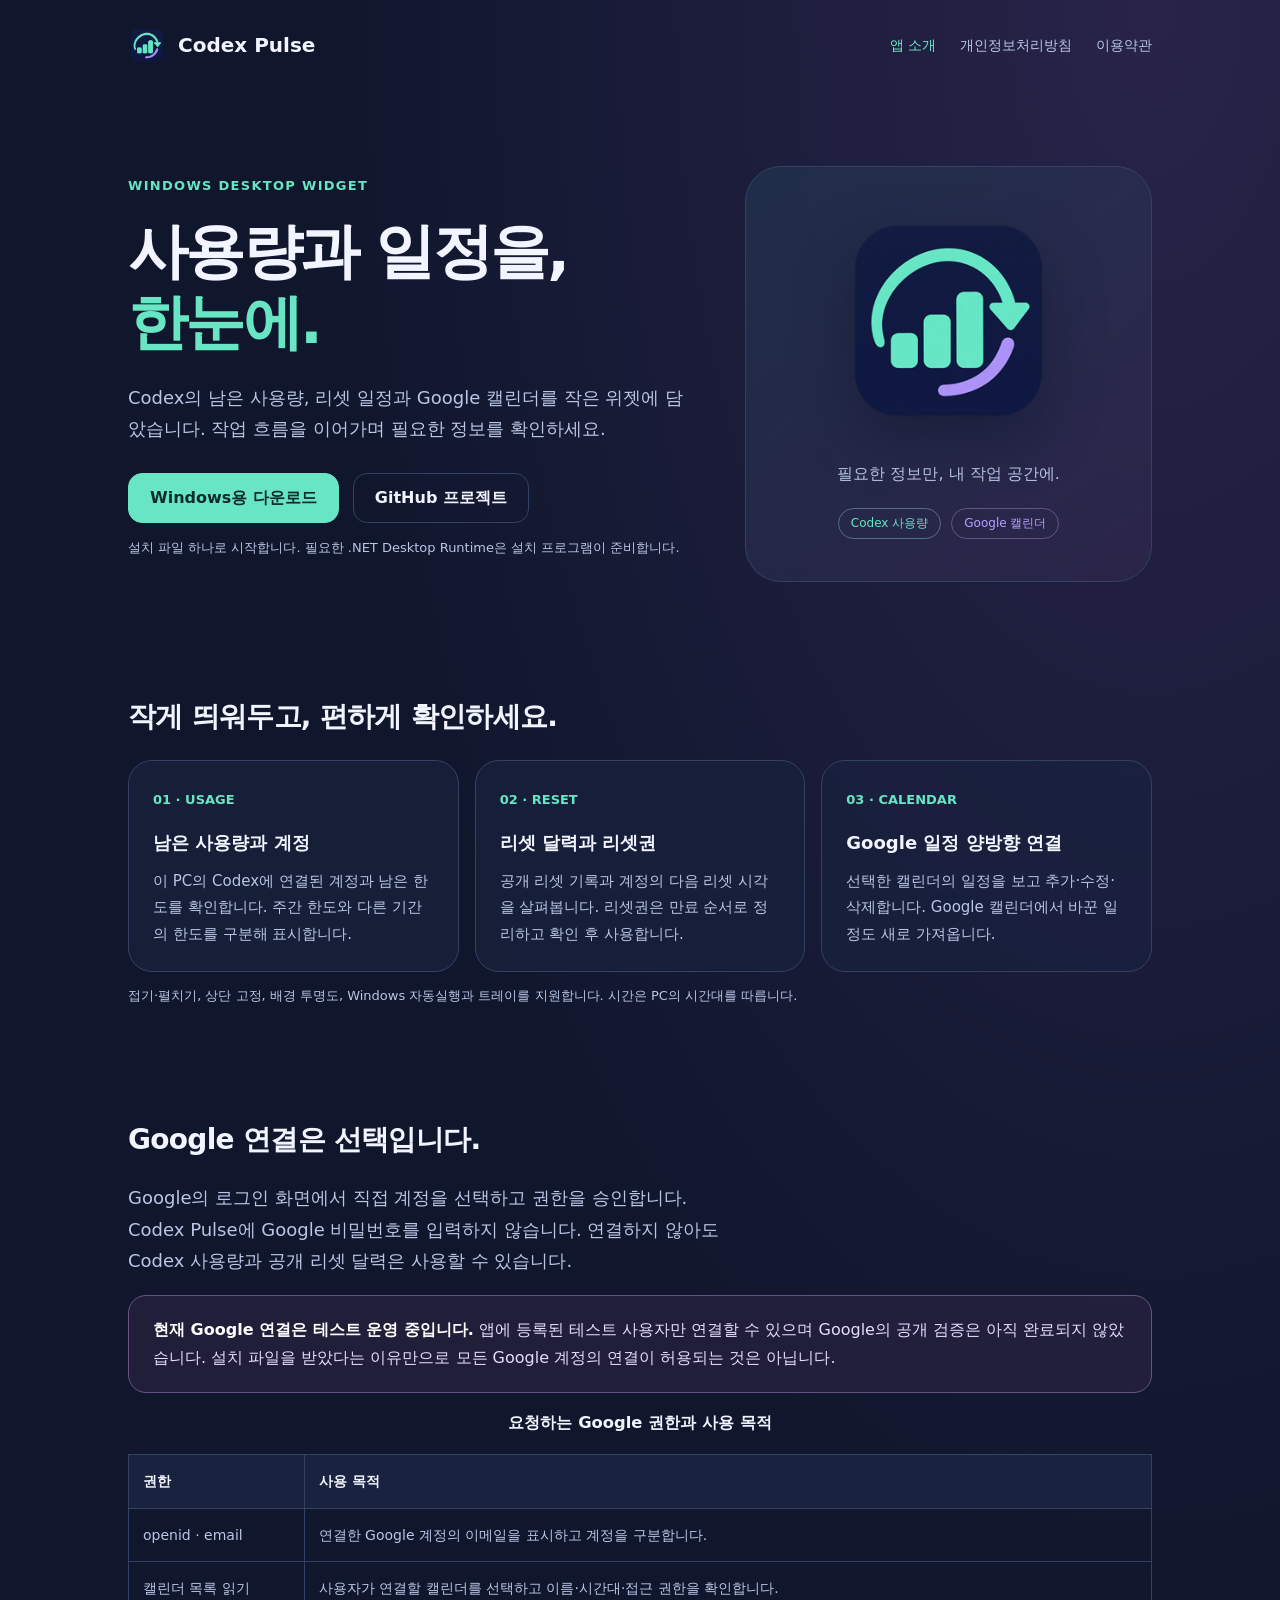
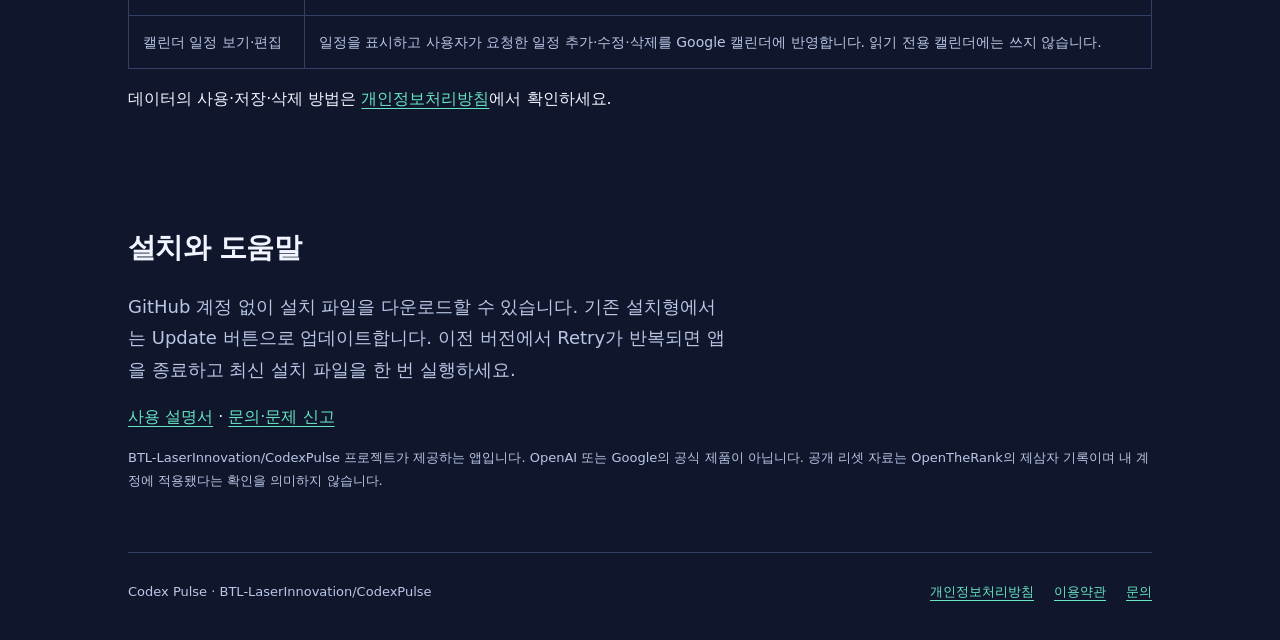
<file: site/index.html>
<!doctype html>
<html lang="ko">
<head>
  <meta charset="utf-8">
  <meta name="google-site-verification" content="yYMApyQtcuApswfeGEopIY2XYHR43TYfkNkmBEkPIJk" />
  <meta name="viewport" content="width=device-width,initial-scale=1">
  <meta name="description" content="Codex Pulse는 Codex 사용량과 리셋 일정, Google 캘린더를 한 화면에서 확인하는 Windows 데스크톱 위젯입니다.">
  <title>Codex Pulse · 사용량과 일정을 한눈에</title>
  <link rel="icon" href="assets/logo.png" type="image/png">
  <link rel="stylesheet" href="styles.css">
</head>
<body>
<a class="skip" href="#main">본문으로 이동</a>
<div class="wrap">
  <header>
    <a class="brand" href="index.html"><img src="assets/logo.png" alt="" width="38" height="38">Codex Pulse</a>
    <nav aria-label="주 메뉴"><a href="index.html" aria-current="page">앱 소개</a><a href="privacy.html">개인정보처리방침</a><a href="terms.html">이용약관</a></nav>
  </header>
  <main id="main">
    <section class="hero" aria-labelledby="hero-title">
      <div>
        <div class="eyebrow">WINDOWS DESKTOP WIDGET</div>
        <h1 id="hero-title">사용량과 일정을,<br><span>한눈에.</span></h1>
        <p class="lead">Codex의 남은 사용량, 리셋 일정과 Google 캘린더를 작은 위젯에 담았습니다. 작업 흐름을 이어가며 필요한 정보를 확인하세요.</p>
        <div class="actions"><a class="button" href="https://github.com/BTL-LaserInnovation/CodexPulse/releases/latest/download/BTL.CodexPulse-win-Setup.exe">Windows용 다운로드</a><a class="button secondary" href="https://github.com/BTL-LaserInnovation/CodexPulse">GitHub 프로젝트</a></div>
        <p class="small">설치 파일 하나로 시작합니다. 필요한 .NET Desktop Runtime은 설치 프로그램이 준비합니다.</p>
      </div>
      <div class="visual"><img src="assets/logo.png" alt="민트색 사용량 막대와 리셋 화살표로 구성된 Codex Pulse 로고" width="256" height="256"><p>필요한 정보만, 내 작업 공간에.</p><div class="pills"><span class="pill">Codex 사용량</span><span class="pill purple">Google 캘린더</span></div></div>
    </section>
    <section class="section" aria-labelledby="features-title">
      <h2 id="features-title">작게 띄워두고, 편하게 확인하세요.</h2>
      <div class="cards">
        <article class="card"><span class="number">01 · USAGE</span><h3>남은 사용량과 계정</h3><p>이 PC의 Codex에 연결된 계정과 남은 한도를 확인합니다. 주간 한도와 다른 기간의 한도를 구분해 표시합니다.</p></article>
        <article class="card"><span class="number">02 · RESET</span><h3>리셋 달력과 리셋권</h3><p>공개 리셋 기록과 계정의 다음 리셋 시각을 살펴봅니다. 리셋권은 만료 순서로 정리하고 확인 후 사용합니다.</p></article>
        <article class="card"><span class="number">03 · CALENDAR</span><h3>Google 일정 양방향 연결</h3><p>선택한 캘린더의 일정을 보고 추가·수정·삭제합니다. Google 캘린더에서 바꾼 일정도 새로 가져옵니다.</p></article>
      </div>
      <p class="small">접기·펼치기, 상단 고정, 배경 투명도, Windows 자동실행과 트레이를 지원합니다. 시간은 PC의 시간대를 따릅니다.</p>
    </section>
    <section class="section" aria-labelledby="google-title">
      <h2 id="google-title">Google 연결은 선택입니다.</h2>
      <p class="lead">Google의 로그인 화면에서 직접 계정을 선택하고 권한을 승인합니다. Codex Pulse에 Google 비밀번호를 입력하지 않습니다. 연결하지 않아도 Codex 사용량과 공개 리셋 달력은 사용할 수 있습니다.</p>
      <div class="notice"><strong>현재 Google 연결은 테스트 운영 중입니다.</strong> 앱에 등록된 테스트 사용자만 연결할 수 있으며 Google의 공개 검증은 아직 완료되지 않았습니다. 설치 파일을 받았다는 이유만으로 모든 Google 계정의 연결이 허용되는 것은 아닙니다.</div>
      <div class="table-wrap"><table><caption><h3>요청하는 Google 권한과 사용 목적</h3></caption><thead><tr><th scope="col">권한</th><th scope="col">사용 목적</th></tr></thead><tbody><tr><td>openid · email</td><td>연결한 Google 계정의 이메일을 표시하고 계정을 구분합니다.</td></tr><tr><td>캘린더 목록 읽기</td><td>사용자가 연결할 캘린더를 선택하고 이름·시간대·접근 권한을 확인합니다.</td></tr><tr><td>캘린더 일정 보기·편집</td><td>일정을 표시하고 사용자가 요청한 일정 추가·수정·삭제를 Google 캘린더에 반영합니다. 읽기 전용 캘린더에는 쓰지 않습니다.</td></tr></tbody></table></div>
      <p>데이터의 사용·저장·삭제 방법은 <a href="privacy.html">개인정보처리방침</a>에서 확인하세요.</p>
    </section>
    <section class="section" aria-labelledby="help-title"><h2 id="help-title">설치와 도움말</h2><p class="lead">GitHub 계정 없이 설치 파일을 다운로드할 수 있습니다. 기존 설치형에서는 Update 버튼으로 업데이트합니다. 이전 버전에서 Retry가 반복되면 앱을 종료하고 최신 설치 파일을 한 번 실행하세요.</p><p><a href="https://github.com/BTL-LaserInnovation/CodexPulse#readme">사용 설명서</a> · <a href="https://github.com/BTL-LaserInnovation/CodexPulse/issues">문의·문제 신고</a></p><p class="small">BTL-LaserInnovation/CodexPulse 프로젝트가 제공하는 앱입니다. OpenAI 또는 Google의 공식 제품이 아닙니다. 공개 리셋 자료는 OpenTheRank의 제삼자 기록이며 내 계정에 적용됐다는 확인을 의미하지 않습니다.</p></section>
  </main>
  <footer><p>Codex Pulse · BTL-LaserInnovation/CodexPulse</p><div class="links"><a href="privacy.html">개인정보처리방침</a><a href="terms.html">이용약관</a><a href="https://github.com/BTL-LaserInnovation/CodexPulse/issues">문의</a></div></footer>
</div>
</body>
</html>
</file>
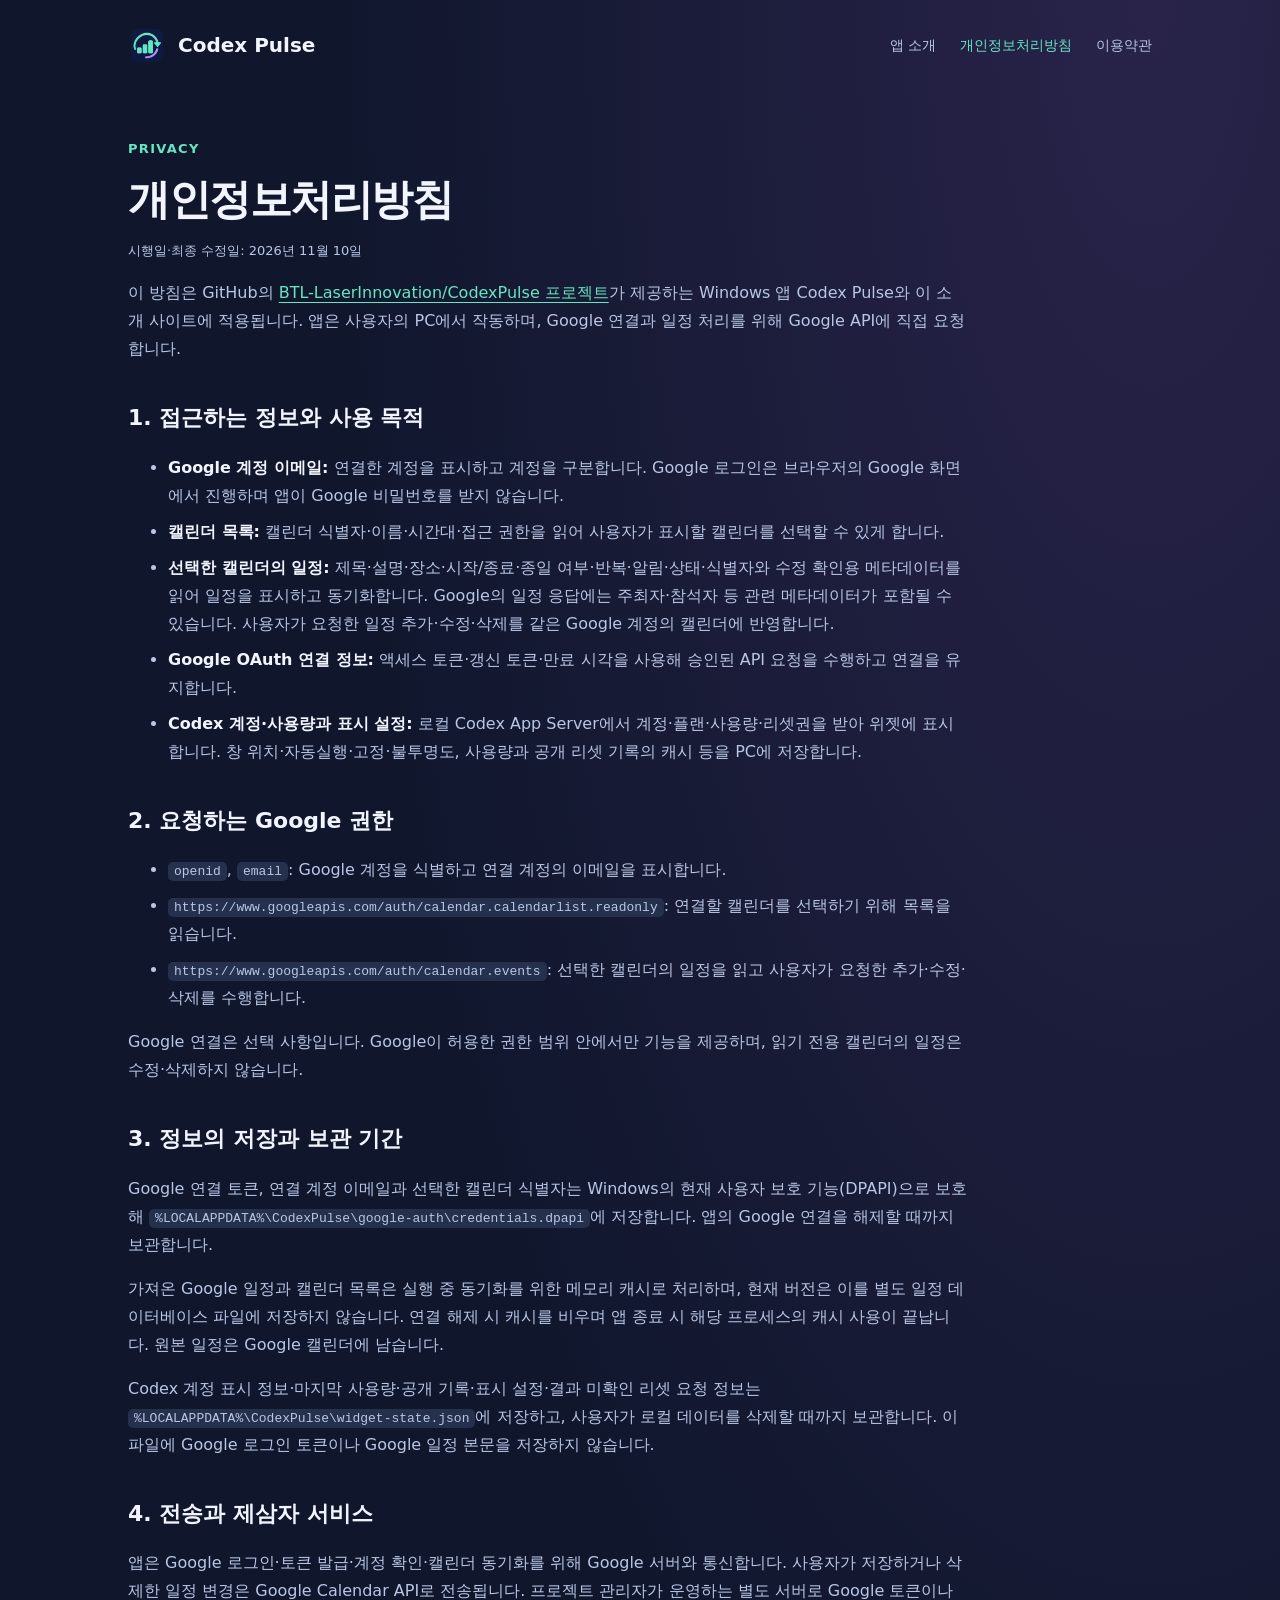
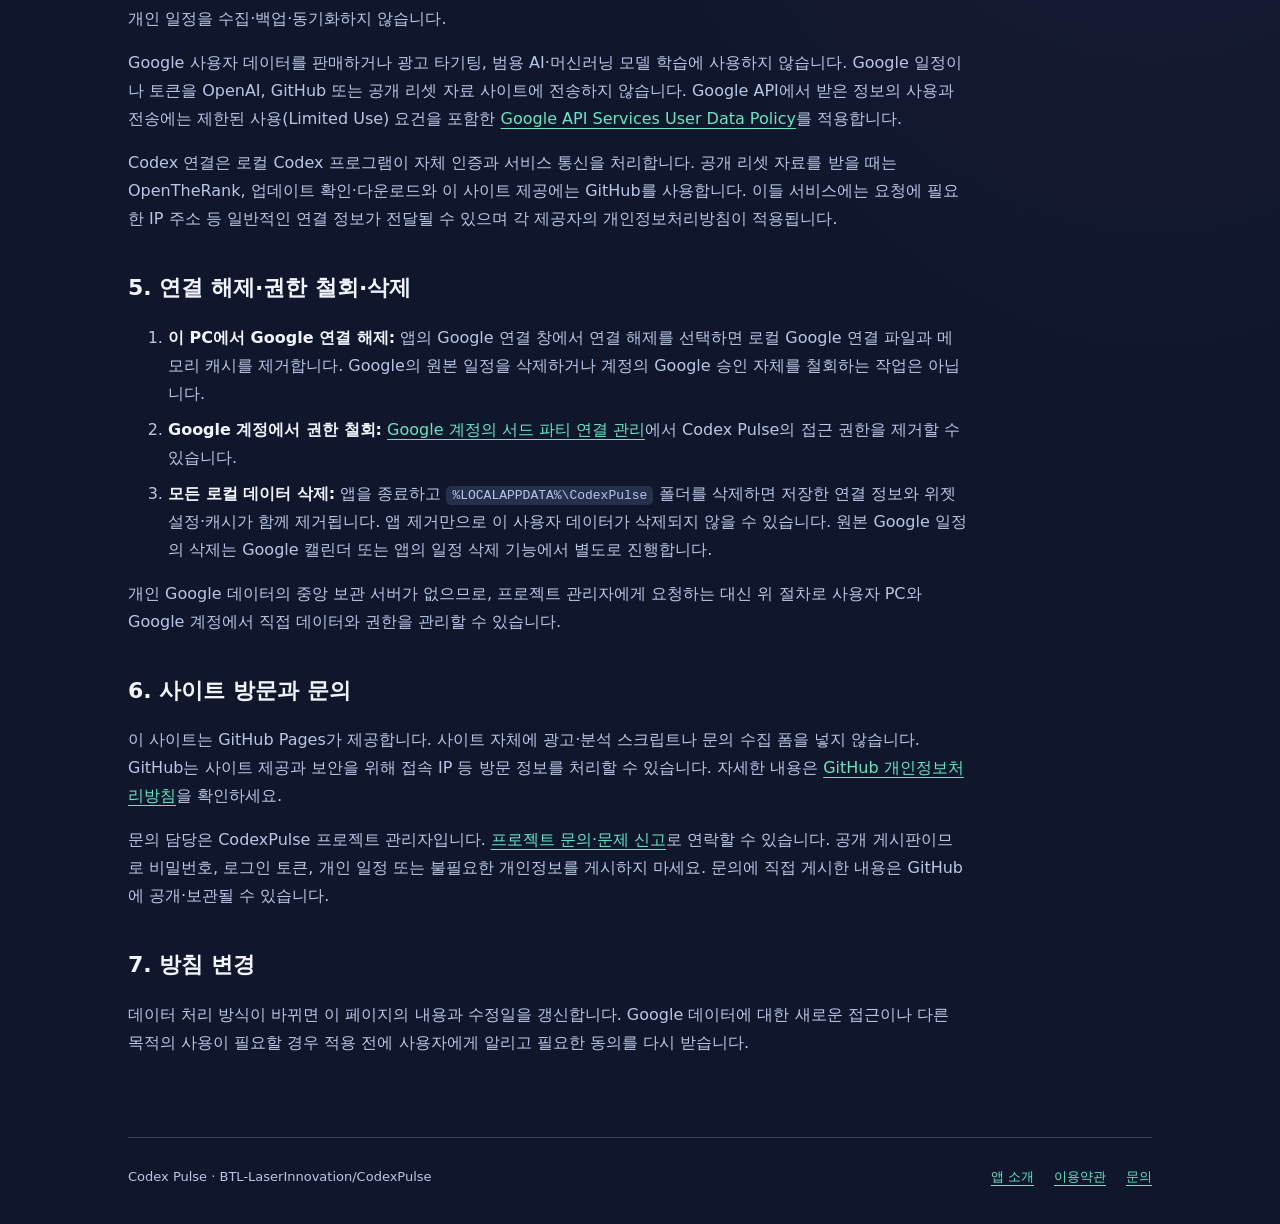
<file: site/privacy.html>
<!doctype html>
<html lang="ko">
<head><meta charset="utf-8"><meta name="viewport" content="width=device-width,initial-scale=1"><meta name="description" content="Codex Pulse가 Google 계정·캘린더 정보와 로컬 설정을 사용하는 목적, 저장 방식 및 삭제 방법을 설명합니다."><title>개인정보처리방침 · Codex Pulse</title><link rel="icon" href="assets/logo.png" type="image/png"><link rel="stylesheet" href="styles.css"></head>
<body><a class="skip" href="#main">본문으로 이동</a><div class="wrap">
<header><a class="brand" href="index.html"><img src="assets/logo.png" alt="" width="38" height="38">Codex Pulse</a><nav aria-label="주 메뉴"><a href="index.html">앱 소개</a><a href="privacy.html" aria-current="page">개인정보처리방침</a><a href="terms.html">이용약관</a></nav></header>
<main id="main" class="content">
  <div class="eyebrow">PRIVACY</div><h1>개인정보처리방침</h1><p class="small">시행일·최종 수정일: 2026년 11월 10일</p>
  <p>이 방침은 GitHub의 <a href="https://github.com/BTL-LaserInnovation/CodexPulse">BTL-LaserInnovation/CodexPulse 프로젝트</a>가 제공하는 Windows 앱 Codex Pulse와 이 소개 사이트에 적용됩니다. 앱은 사용자의 PC에서 작동하며, Google 연결과 일정 처리를 위해 Google API에 직접 요청합니다.</p>
  <h2>1. 접근하는 정보와 사용 목적</h2>
  <ul><li><strong>Google 계정 이메일:</strong> 연결한 계정을 표시하고 계정을 구분합니다. Google 로그인은 브라우저의 Google 화면에서 진행하며 앱이 Google 비밀번호를 받지 않습니다.</li><li><strong>캘린더 목록:</strong> 캘린더 식별자·이름·시간대·접근 권한을 읽어 사용자가 표시할 캘린더를 선택할 수 있게 합니다.</li><li><strong>선택한 캘린더의 일정:</strong> 제목·설명·장소·시작/종료·종일 여부·반복·알림·상태·식별자와 수정 확인용 메타데이터를 읽어 일정을 표시하고 동기화합니다. Google의 일정 응답에는 주최자·참석자 등 관련 메타데이터가 포함될 수 있습니다. 사용자가 요청한 일정 추가·수정·삭제를 같은 Google 계정의 캘린더에 반영합니다.</li><li><strong>Google OAuth 연결 정보:</strong> 액세스 토큰·갱신 토큰·만료 시각을 사용해 승인된 API 요청을 수행하고 연결을 유지합니다.</li><li><strong>Codex 계정·사용량과 표시 설정:</strong> 로컬 Codex App Server에서 계정·플랜·사용량·리셋권을 받아 위젯에 표시합니다. 창 위치·자동실행·고정·불투명도, 사용량과 공개 리셋 기록의 캐시 등을 PC에 저장합니다.</li></ul>
  <h2>2. 요청하는 Google 권한</h2>
  <ul><li><code>openid</code>, <code>email</code>: Google 계정을 식별하고 연결 계정의 이메일을 표시합니다.</li><li><code>https://www.googleapis.com/auth/calendar.calendarlist.readonly</code>: 연결할 캘린더를 선택하기 위해 목록을 읽습니다.</li><li><code>https://www.googleapis.com/auth/calendar.events</code>: 선택한 캘린더의 일정을 읽고 사용자가 요청한 추가·수정·삭제를 수행합니다.</li></ul>
  <p>Google 연결은 선택 사항입니다. Google이 허용한 권한 범위 안에서만 기능을 제공하며, 읽기 전용 캘린더의 일정은 수정·삭제하지 않습니다.</p>
  <h2>3. 정보의 저장과 보관 기간</h2>
  <p>Google 연결 토큰, 연결 계정 이메일과 선택한 캘린더 식별자는 Windows의 현재 사용자 보호 기능(DPAPI)으로 보호해 <code>%LOCALAPPDATA%\CodexPulse\google-auth\credentials.dpapi</code>에 저장합니다. 앱의 Google 연결을 해제할 때까지 보관합니다.</p>
  <p>가져온 Google 일정과 캘린더 목록은 실행 중 동기화를 위한 메모리 캐시로 처리하며, 현재 버전은 이를 별도 일정 데이터베이스 파일에 저장하지 않습니다. 연결 해제 시 캐시를 비우며 앱 종료 시 해당 프로세스의 캐시 사용이 끝납니다. 원본 일정은 Google 캘린더에 남습니다.</p>
  <p>Codex 계정 표시 정보·마지막 사용량·공개 기록·표시 설정·결과 미확인 리셋 요청 정보는 <code>%LOCALAPPDATA%\CodexPulse\widget-state.json</code>에 저장하고, 사용자가 로컬 데이터를 삭제할 때까지 보관합니다. 이 파일에 Google 로그인 토큰이나 Google 일정 본문을 저장하지 않습니다.</p>
  <h2>4. 전송과 제삼자 서비스</h2>
  <p>앱은 Google 로그인·토큰 발급·계정 확인·캘린더 동기화를 위해 Google 서버와 통신합니다. 사용자가 저장하거나 삭제한 일정 변경은 Google Calendar API로 전송됩니다. 프로젝트 관리자가 운영하는 별도 서버로 Google 토큰이나 개인 일정을 수집·백업·동기화하지 않습니다.</p>
  <p>Google 사용자 데이터를 판매하거나 광고 타기팅, 범용 AI·머신러닝 모델 학습에 사용하지 않습니다. Google 일정이나 토큰을 OpenAI, GitHub 또는 공개 리셋 자료 사이트에 전송하지 않습니다. Google API에서 받은 정보의 사용과 전송에는 제한된 사용(Limited Use) 요건을 포함한 <a href="https://developers.google.com/terms/api-services-user-data-policy">Google API Services User Data Policy</a>를 적용합니다.</p>
  <p>Codex 연결은 로컬 Codex 프로그램이 자체 인증과 서비스 통신을 처리합니다. 공개 리셋 자료를 받을 때는 OpenTheRank, 업데이트 확인·다운로드와 이 사이트 제공에는 GitHub를 사용합니다. 이들 서비스에는 요청에 필요한 IP 주소 등 일반적인 연결 정보가 전달될 수 있으며 각 제공자의 개인정보처리방침이 적용됩니다.</p>
  <h2>5. 연결 해제·권한 철회·삭제</h2>
  <ol><li><strong>이 PC에서 Google 연결 해제:</strong> 앱의 Google 연결 창에서 연결 해제를 선택하면 로컬 Google 연결 파일과 메모리 캐시를 제거합니다. Google의 원본 일정을 삭제하거나 계정의 Google 승인 자체를 철회하는 작업은 아닙니다.</li><li><strong>Google 계정에서 권한 철회:</strong> <a href="https://myaccount.google.com/connections">Google 계정의 서드 파티 연결 관리</a>에서 Codex Pulse의 접근 권한을 제거할 수 있습니다.</li><li><strong>모든 로컬 데이터 삭제:</strong> 앱을 종료하고 <code>%LOCALAPPDATA%\CodexPulse</code> 폴더를 삭제하면 저장한 연결 정보와 위젯 설정·캐시가 함께 제거됩니다. 앱 제거만으로 이 사용자 데이터가 삭제되지 않을 수 있습니다. 원본 Google 일정의 삭제는 Google 캘린더 또는 앱의 일정 삭제 기능에서 별도로 진행합니다.</li></ol>
  <p>개인 Google 데이터의 중앙 보관 서버가 없으므로, 프로젝트 관리자에게 요청하는 대신 위 절차로 사용자 PC와 Google 계정에서 직접 데이터와 권한을 관리할 수 있습니다.</p>
  <h2>6. 사이트 방문과 문의</h2>
  <p>이 사이트는 GitHub Pages가 제공합니다. 사이트 자체에 광고·분석 스크립트나 문의 수집 폼을 넣지 않습니다. GitHub는 사이트 제공과 보안을 위해 접속 IP 등 방문 정보를 처리할 수 있습니다. 자세한 내용은 <a href="https://docs.github.com/en/site-policy/privacy-policies/github-general-privacy-statement">GitHub 개인정보처리방침</a>을 확인하세요.</p>
  <p>문의 담당은 CodexPulse 프로젝트 관리자입니다. <a href="https://github.com/BTL-LaserInnovation/CodexPulse/issues">프로젝트 문의·문제 신고</a>로 연락할 수 있습니다. 공개 게시판이므로 비밀번호, 로그인 토큰, 개인 일정 또는 불필요한 개인정보를 게시하지 마세요. 문의에 직접 게시한 내용은 GitHub에 공개·보관될 수 있습니다.</p>
  <h2>7. 방침 변경</h2><p>데이터 처리 방식이 바뀌면 이 페이지의 내용과 수정일을 갱신합니다. Google 데이터에 대한 새로운 접근이나 다른 목적의 사용이 필요할 경우 적용 전에 사용자에게 알리고 필요한 동의를 다시 받습니다.</p>
</main><footer><p>Codex Pulse · BTL-LaserInnovation/CodexPulse</p><div class="links"><a href="index.html">앱 소개</a><a href="terms.html">이용약관</a><a href="https://github.com/BTL-LaserInnovation/CodexPulse/issues">문의</a></div></footer>
</div></body></html>
</file>
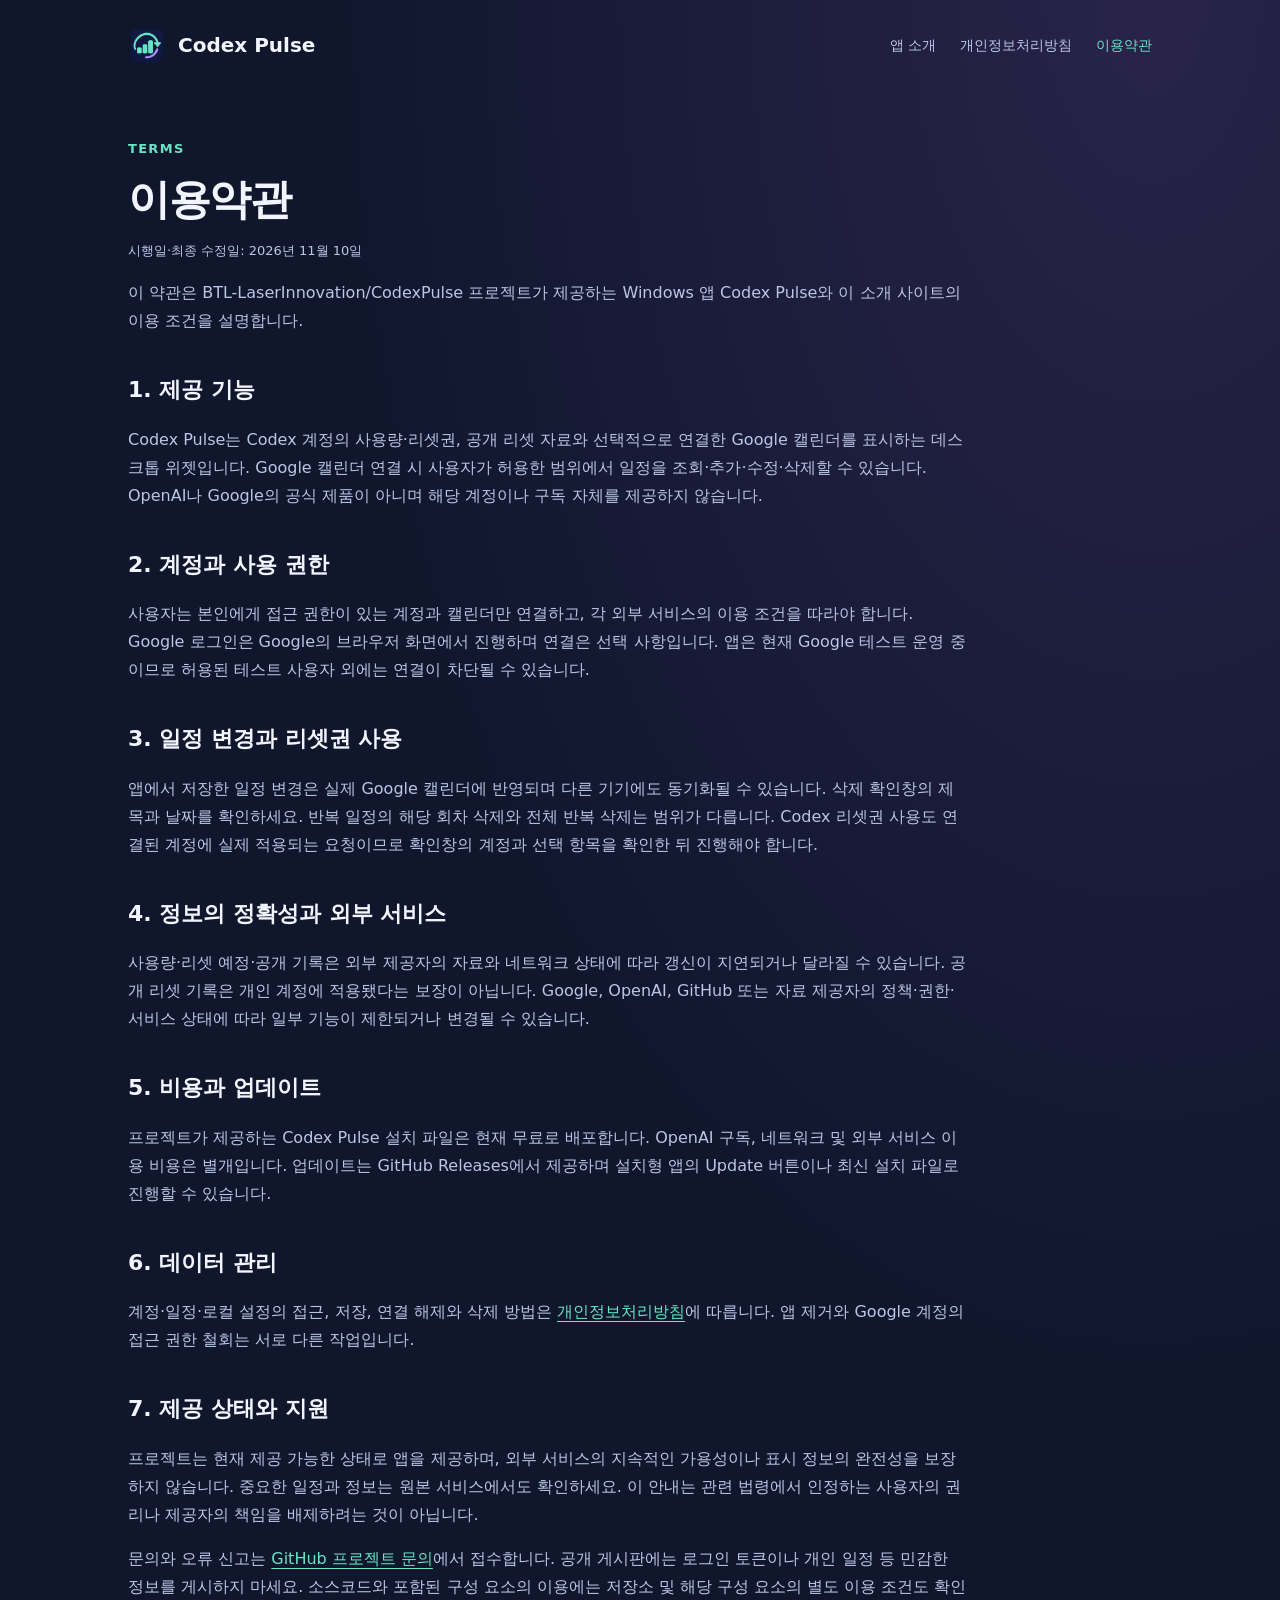
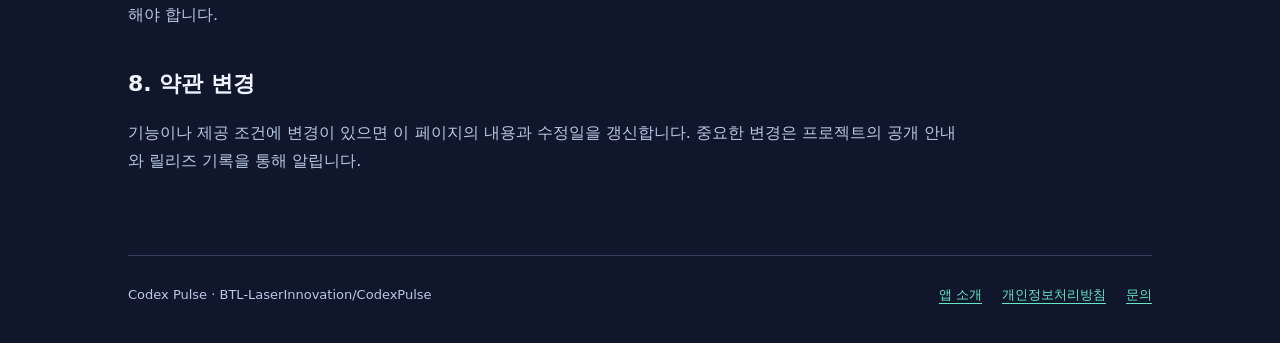
<file: site/terms.html>
<!doctype html>
<html lang="ko">
<head><meta charset="utf-8"><meta name="viewport" content="width=device-width,initial-scale=1"><meta name="description" content="Codex Pulse의 사용 조건, Google 일정 변경, 외부 서비스 및 지원에 관한 안내입니다."><title>이용약관 · Codex Pulse</title><link rel="icon" href="assets/logo.png" type="image/png"><link rel="stylesheet" href="styles.css"></head>
<body><a class="skip" href="#main">본문으로 이동</a><div class="wrap">
<header><a class="brand" href="index.html"><img src="assets/logo.png" alt="" width="38" height="38">Codex Pulse</a><nav aria-label="주 메뉴"><a href="index.html">앱 소개</a><a href="privacy.html">개인정보처리방침</a><a href="terms.html" aria-current="page">이용약관</a></nav></header>
<main id="main" class="content"><div class="eyebrow">TERMS</div><h1>이용약관</h1><p class="small">시행일·최종 수정일: 2026년 11월 10일</p>
  <p>이 약관은 BTL-LaserInnovation/CodexPulse 프로젝트가 제공하는 Windows 앱 Codex Pulse와 이 소개 사이트의 이용 조건을 설명합니다.</p>
  <h2>1. 제공 기능</h2><p>Codex Pulse는 Codex 계정의 사용량·리셋권, 공개 리셋 자료와 선택적으로 연결한 Google 캘린더를 표시하는 데스크톱 위젯입니다. Google 캘린더 연결 시 사용자가 허용한 범위에서 일정을 조회·추가·수정·삭제할 수 있습니다. OpenAI나 Google의 공식 제품이 아니며 해당 계정이나 구독 자체를 제공하지 않습니다.</p>
  <h2>2. 계정과 사용 권한</h2><p>사용자는 본인에게 접근 권한이 있는 계정과 캘린더만 연결하고, 각 외부 서비스의 이용 조건을 따라야 합니다. Google 로그인은 Google의 브라우저 화면에서 진행하며 연결은 선택 사항입니다. 앱은 현재 Google 테스트 운영 중이므로 허용된 테스트 사용자 외에는 연결이 차단될 수 있습니다.</p>
  <h2>3. 일정 변경과 리셋권 사용</h2><p>앱에서 저장한 일정 변경은 실제 Google 캘린더에 반영되며 다른 기기에도 동기화될 수 있습니다. 삭제 확인창의 제목과 날짜를 확인하세요. 반복 일정의 해당 회차 삭제와 전체 반복 삭제는 범위가 다릅니다. Codex 리셋권 사용도 연결된 계정에 실제 적용되는 요청이므로 확인창의 계정과 선택 항목을 확인한 뒤 진행해야 합니다.</p>
  <h2>4. 정보의 정확성과 외부 서비스</h2><p>사용량·리셋 예정·공개 기록은 외부 제공자의 자료와 네트워크 상태에 따라 갱신이 지연되거나 달라질 수 있습니다. 공개 리셋 기록은 개인 계정에 적용됐다는 보장이 아닙니다. Google, OpenAI, GitHub 또는 자료 제공자의 정책·권한·서비스 상태에 따라 일부 기능이 제한되거나 변경될 수 있습니다.</p>
  <h2>5. 비용과 업데이트</h2><p>프로젝트가 제공하는 Codex Pulse 설치 파일은 현재 무료로 배포합니다. OpenAI 구독, 네트워크 및 외부 서비스 이용 비용은 별개입니다. 업데이트는 GitHub Releases에서 제공하며 설치형 앱의 Update 버튼이나 최신 설치 파일로 진행할 수 있습니다.</p>
  <h2>6. 데이터 관리</h2><p>계정·일정·로컬 설정의 접근, 저장, 연결 해제와 삭제 방법은 <a href="privacy.html">개인정보처리방침</a>에 따릅니다. 앱 제거와 Google 계정의 접근 권한 철회는 서로 다른 작업입니다.</p>
  <h2>7. 제공 상태와 지원</h2><p>프로젝트는 현재 제공 가능한 상태로 앱을 제공하며, 외부 서비스의 지속적인 가용성이나 표시 정보의 완전성을 보장하지 않습니다. 중요한 일정과 정보는 원본 서비스에서도 확인하세요. 이 안내는 관련 법령에서 인정하는 사용자의 권리나 제공자의 책임을 배제하려는 것이 아닙니다.</p><p>문의와 오류 신고는 <a href="https://github.com/BTL-LaserInnovation/CodexPulse/issues">GitHub 프로젝트 문의</a>에서 접수합니다. 공개 게시판에는 로그인 토큰이나 개인 일정 등 민감한 정보를 게시하지 마세요. 소스코드와 포함된 구성 요소의 이용에는 저장소 및 해당 구성 요소의 별도 이용 조건도 확인해야 합니다.</p>
  <h2>8. 약관 변경</h2><p>기능이나 제공 조건에 변경이 있으면 이 페이지의 내용과 수정일을 갱신합니다. 중요한 변경은 프로젝트의 공개 안내와 릴리즈 기록을 통해 알립니다.</p>
</main><footer><p>Codex Pulse · BTL-LaserInnovation/CodexPulse</p><div class="links"><a href="index.html">앱 소개</a><a href="privacy.html">개인정보처리방침</a><a href="https://github.com/BTL-LaserInnovation/CodexPulse/issues">문의</a></div></footer>
</div></body></html>
</file>
<file: site/styles.css>
:root{color-scheme:dark;--bg:#10172d;--panel:#19223e;--text:#f2f5ff;--muted:#b9c6e4;--mint:#68e5c3;--purple:#b9a0ff;--line:#334263;--radius:24px;font-family:"Segoe UI","Malgun Gothic",system-ui,sans-serif}*{box-sizing:border-box}html{scroll-behavior:smooth}body{margin:0;background:radial-gradient(ellipse at 90% 0%,#29234a 0,transparent 50%),var(--bg);color:var(--text);line-height:1.75}a{color:var(--mint);text-underline-offset:4px}a:hover{color:#c1ffec}a:focus-visible{outline:3px solid var(--mint);outline-offset:5px;border-radius:4px}.skip{position:absolute;left:12px;top:-80px;padding:10px;background:var(--panel);z-index:2}.skip:focus{top:12px}.wrap{max-width:1080px;margin:0 auto;padding:0 28px}header{display:flex;align-items:center;justify-content:space-between;gap:24px;padding:26px 0}.brand{display:inline-flex;align-items:center;gap:12px;color:var(--text);font-size:20px;font-weight:700;text-decoration:none;white-space:nowrap}.brand img{width:38px;height:38px}nav{display:flex;gap:24px;flex-wrap:wrap;font-size:14px}nav a{color:var(--muted);text-decoration:none}nav a[aria-current=page]{color:var(--mint)}.hero{display:grid;grid-template-columns:1.4fr 1fr;align-items:center;gap:48px;padding:76px 0 62px}.eyebrow{color:var(--mint);font-size:13px;font-weight:700;letter-spacing:.1em}.hero h1{font-size:clamp(36px,5.4vw,60px);line-height:1.18;letter-spacing:-.045em;margin:18px 0 24px}.hero h1 span{color:var(--mint)}.lead{max-width:600px;color:var(--muted);font-size:18px}.actions{display:flex;gap:14px;flex-wrap:wrap;margin:28px 0 14px}.button{display:inline-flex;align-items:center;justify-content:center;min-height:48px;padding:10px 21px;background:var(--mint);border:1px solid var(--mint);border-radius:14px;color:#102b2b;font-weight:700;text-decoration:none}.button:hover{background:#a1f4dc;color:#102b2b}.button.secondary{color:var(--text);border-color:var(--line);background:transparent}.small{font-size:13px;color:var(--muted)}.visual{position:relative;text-align:center;padding:42px 20px;background:linear-gradient(145deg,#213651aa,#35295388);border:1px solid var(--line);border-radius:36px}.visual img{width:min(70%,220px);height:auto;filter:drop-shadow(0 22px 30px #060e2166)}.visual p{margin:22px 0 0;color:var(--muted)}.pills{display:flex;justify-content:center;gap:10px;flex-wrap:wrap;margin-top:20px}.pill{border:1px solid #54717b;border-radius:999px;padding:4px 12px;font-size:12px;color:var(--mint)}.pill.purple{color:var(--purple);border-color:#63547e}.section{padding:30px 0 46px}.section h2{font-size:28px;line-height:1.4;letter-spacing:-.025em}.cards{display:grid;grid-template-columns:repeat(3,1fr);gap:16px}.card{border:1px solid var(--line);border-radius:var(--radius);background:#19223eb3;padding:24px}.card .number{color:var(--mint);font-size:13px;font-weight:700}.card h3{font-size:18px;margin:14px 0 10px}.card p{font-size:15px;color:var(--muted);margin:0}.notice{border:1px solid #695481;border-radius:18px;background:#31264780;padding:20px 24px;color:#e7dbff}.notice strong{color:#fff}.content{max-width:840px;padding:48px 0 64px}.content h1{font-size:clamp(30px,5vw,42px);line-height:1.3;letter-spacing:-.035em;margin:12px 0}.content h2{font-size:22px;margin:36px 0 12px}.content p,.content li{color:var(--muted)}.content strong{color:var(--text)}.content li{margin:8px 0}.content code{overflow-wrap:anywhere;background:#24304c;padding:2px 6px;border-radius:5px;font-size:13px}.content .notice{margin:24px 0}.table-wrap{overflow:auto}table{border-collapse:collapse;width:100%;font-size:14px}th,td{text-align:left;vertical-align:top;padding:14px;border:1px solid var(--line);min-width:150px}th{color:var(--text);background:var(--panel)}td{color:var(--muted)}footer{border-top:1px solid var(--line);padding:28px 0 36px;display:flex;justify-content:space-between;gap:20px;flex-wrap:wrap;font-size:13px;color:var(--muted)}footer p{margin:0}footer .links{display:flex;gap:20px;flex-wrap:wrap}@media(max-width:760px){.wrap{padding:0 20px}header{align-items:flex-start;flex-direction:column;gap:16px}nav{gap:18px}.hero{grid-template-columns:1fr;padding:34px 0 40px;gap:30px}.visual{max-width:420px;width:100%;justify-self:center;padding:24px}.visual img{width:140px}.cards{grid-template-columns:1fr}.section{padding:20px 0 30px}.content{padding-top:24px}.lead{font-size:16px}footer{flex-direction:column}.button{width:100%}}@media(prefers-reduced-motion:reduce){html{scroll-behavior:auto}}
</file>
